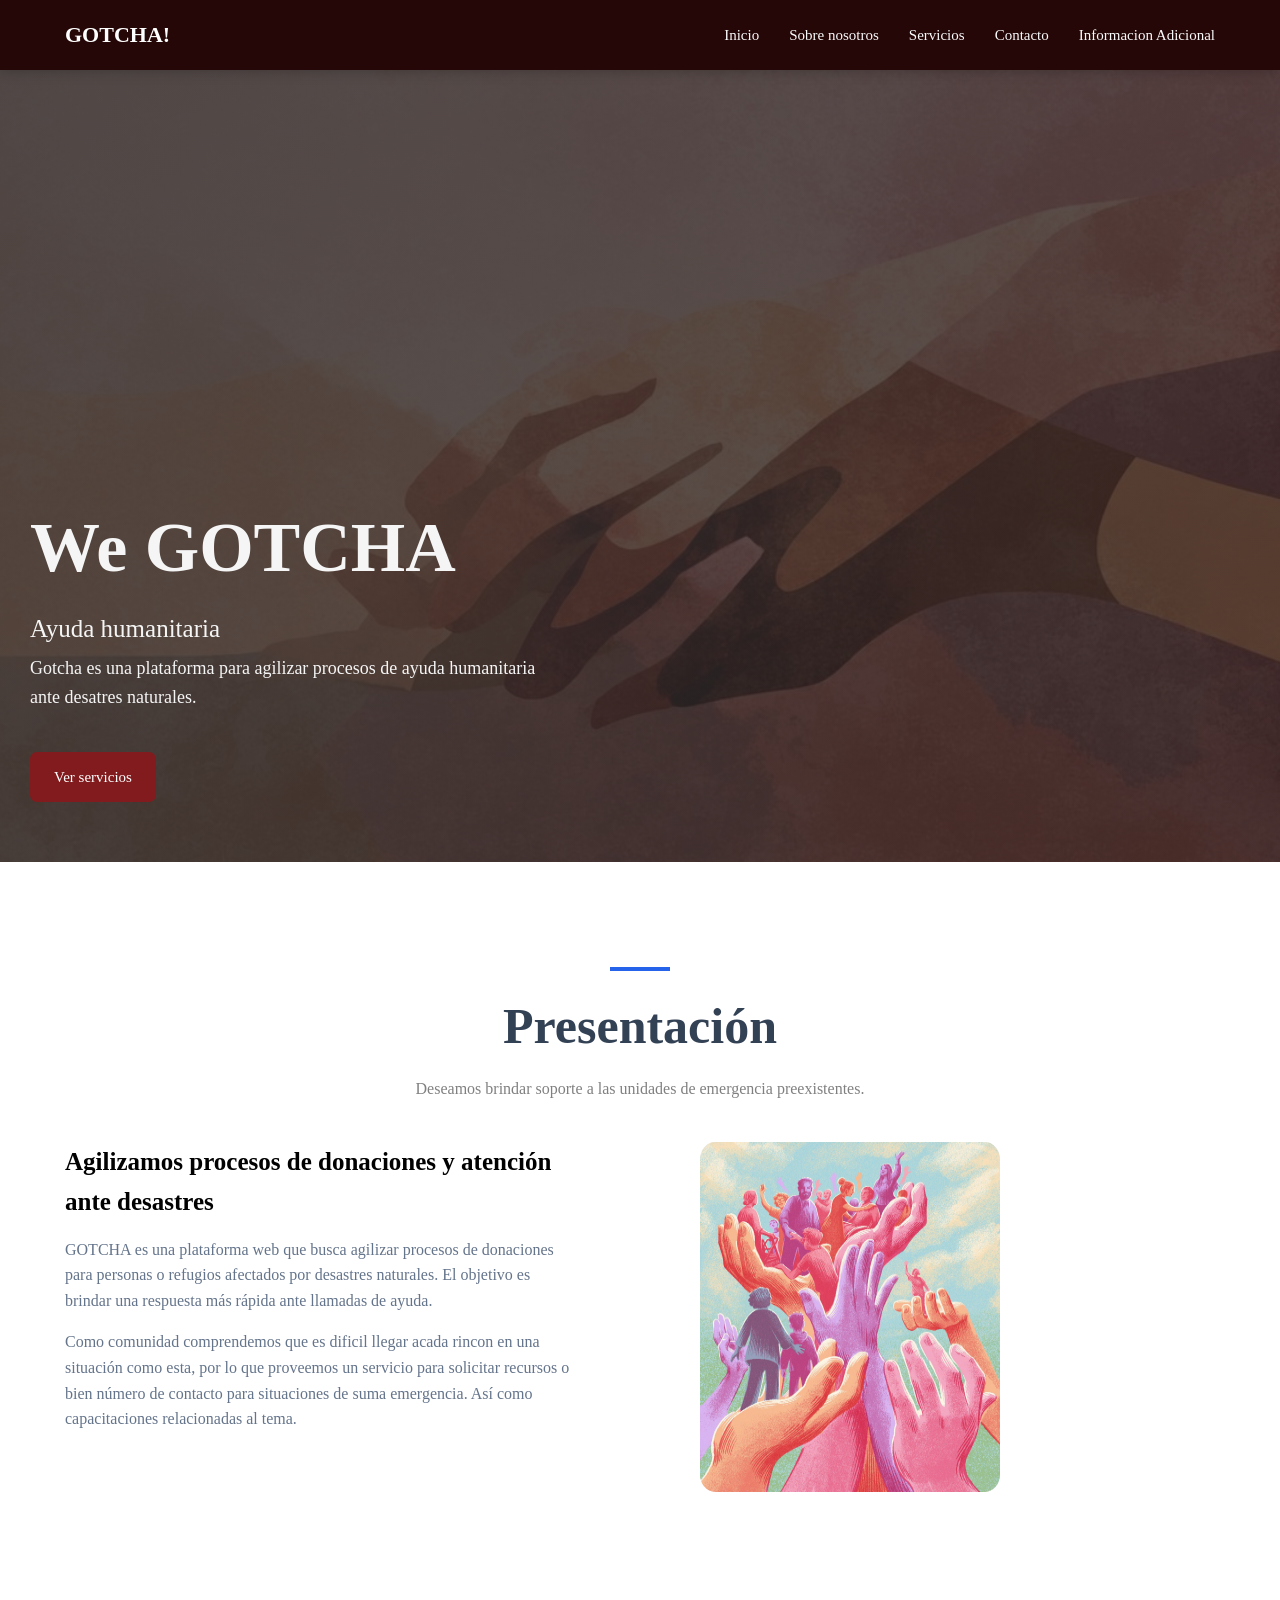
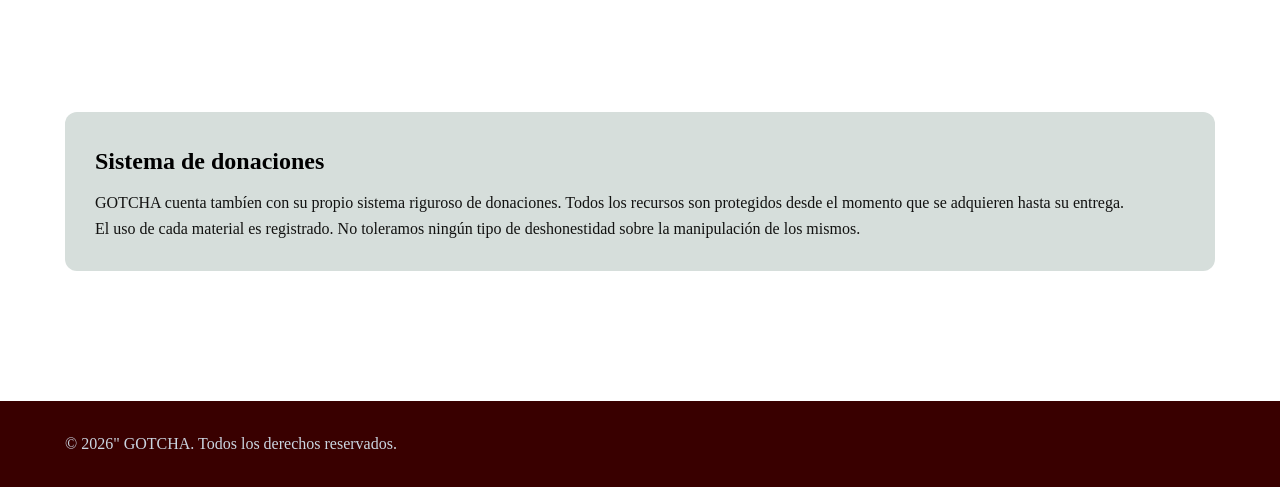
<file: index.html>
<!DOCTYPE html>
<html lang="es">
<head>

    <meta charset="UTF-8">
    <meta name="viewport" content="width=device-width, initial-scale=1.0">
    <title>Home</title>

    <!-- Importando CSS -->
    <link rel="stylesheet" href="css/style .css">

</head>

<body>
    <header> 
        <nav class = "navbar"> 

            <div class = "logo"> 
                GOTCHA!
            </div>
            
            <div>

              <ul class = "menu">

                <li><a href="index.html">Inicio</a></li>
                <li><a href="about.html">Sobre nosotros</a></li>
                <li><a href="services.html">Servicios</a></li>
                <li><a href="contact.html">Contacto</a></li>
                <li><a href="adInfo.html">Informacion Adicional</a></li>

              </ul>
              

            </div>
            
        </nav>
    </header>

    <main>
        <section class = "hero">

            <div class = 'hero-overlay'>

                <div class = "hero-content">

                    <h1>We GOTCHA</h1>

                    <h2>
                        Ayuda humanitaria
                    </h2>

                    <p class="hero-description"> 
                        Gotcha es una plataforma para agilizar procesos de ayuda humanitaria <br>ante desatres naturales.
                    </p>

                  <div class="hero-buttons">
                    <a href="services.html" class = "btn"> Ver servicios </a>
                  </div>

                </div>

            </div>

        </section>

        <section id="info" class="section">

            <div class="container"> 
                <h2 class="presentation-title"> Presentación</h2>
                <p class="presentation-subtitle"> Deseamos brindar soporte a las unidades de emergencia preexistentes.</p>

               <div class="presentation-container">

                    <div class="presentation-text">

                        <h3>Agilizamos procesos de donaciones y atención ante desastres</h3>
                        <p>
                        GOTCHA es una plataforma web que busca agilizar procesos de donaciones para personas o refugios afectados por desastres naturales. El objetivo es brindar una respuesta más rápida ante llamadas de ayuda.
                        <p>

                        <p>
                         Como comunidad comprendemos que es dificil llegar acada rincon en una situación como esta, por lo que proveemos un servicio para solicitar recursos o bien número de contacto para situaciones de suma emergencia. Así como capacitaciones relacionadas al tema.
                        </p>
                    </div>

                    <img
                        src="img/presentation.jpg"
                        alt="Folo ilustrativa de presentación"
                        class="presentation-photo"
                    
                    >

                </div>
                
        
            </div>

        </section>
        
        <section id="donations" class="section">

            <div class="container">

                <div class="donation-container">

                    <div class="donation-text">

                        <h2> Sistema de donaciones</h2>

                        <p> GOTCHA cuenta tambíen con su propio sistema riguroso de donaciones. Todos los recursos son protegidos desde el momento que se adquieren hasta su entrega. </p>
                        <p> El uso de cada material es registrado. No toleramos ningún tipo de deshonestidad sobre la manipulación de los mismos.</p>

                    </div>

                </div>


            </div>

        </section>

    </main>

     <footer>
        <div class="footer-container">
            <p>
                &copy; <span id = "anio"> </span>" GOTCHA. Todos los derechos reservados.
            </p>
        </div>
    </footer>

    <!-- Importando JS a proyecto -->
    <script src="js/script.js"></script>

    
</body>
</html>
</file>
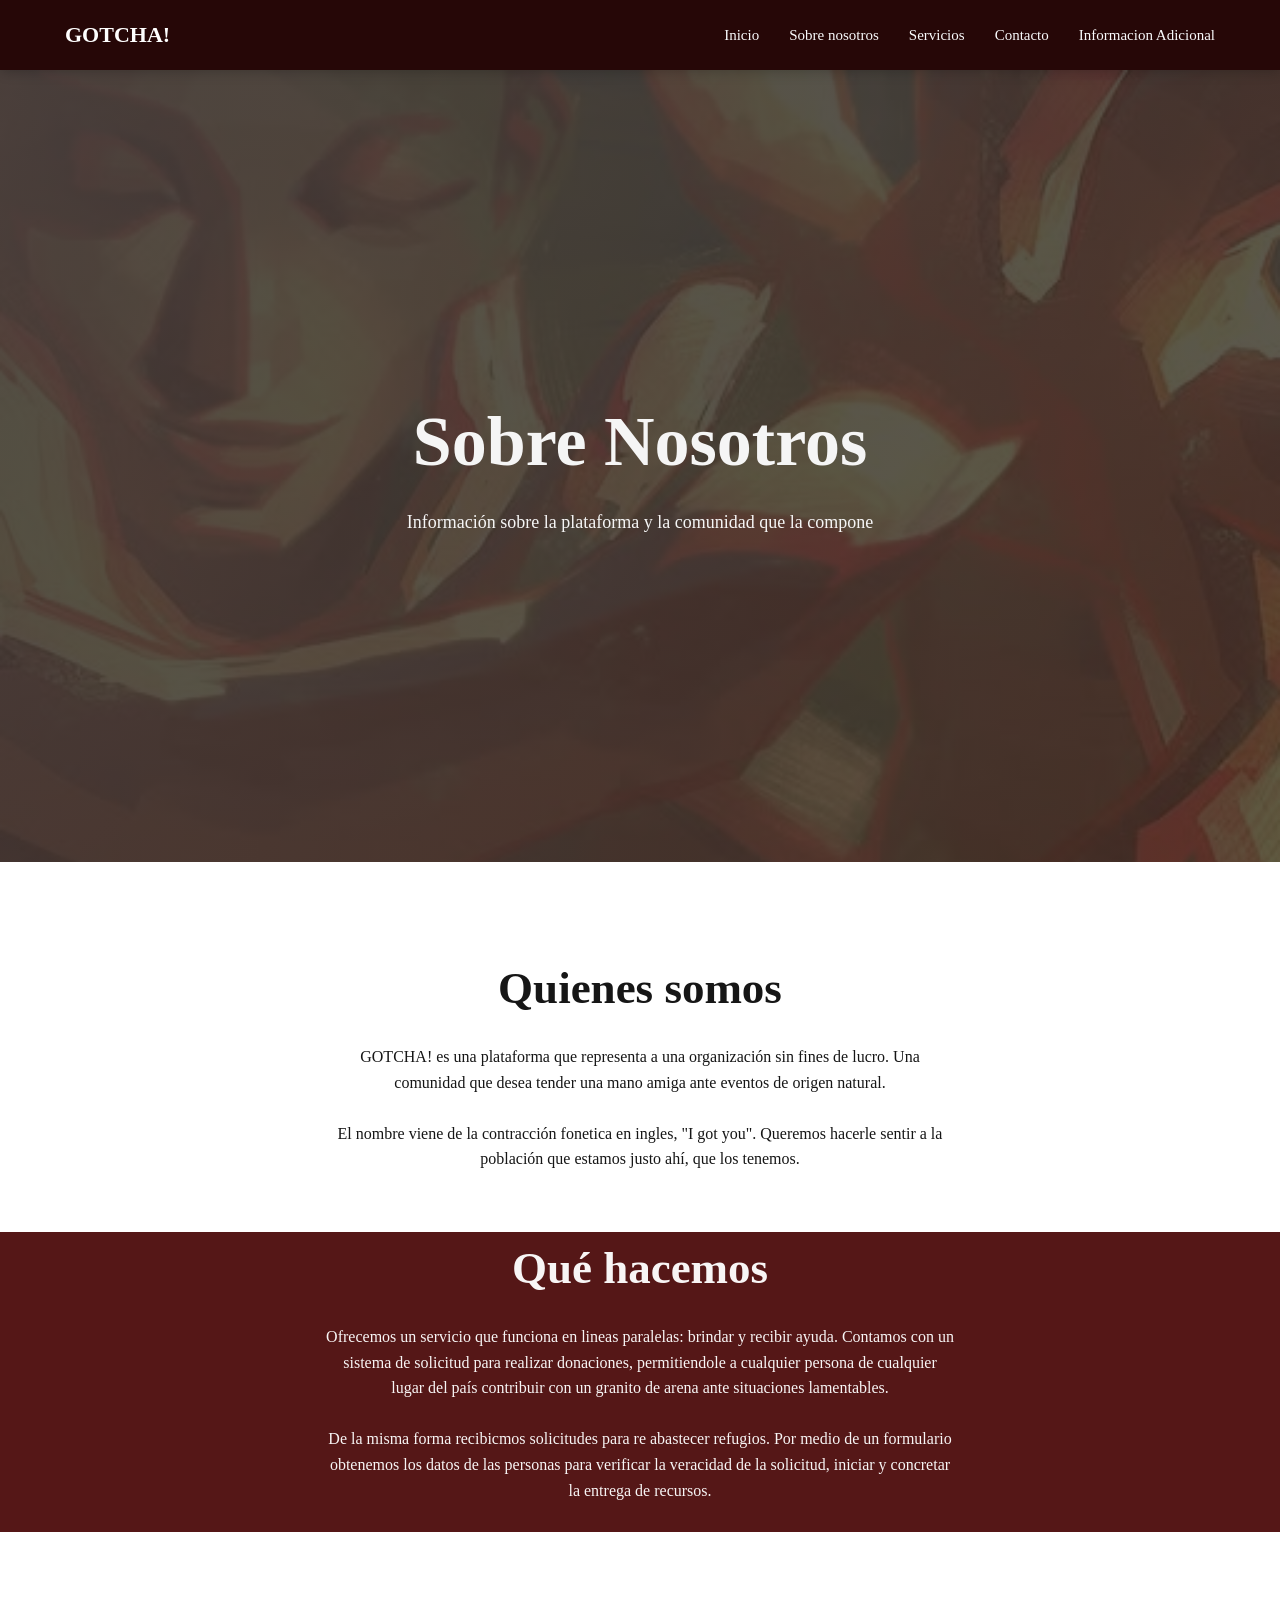
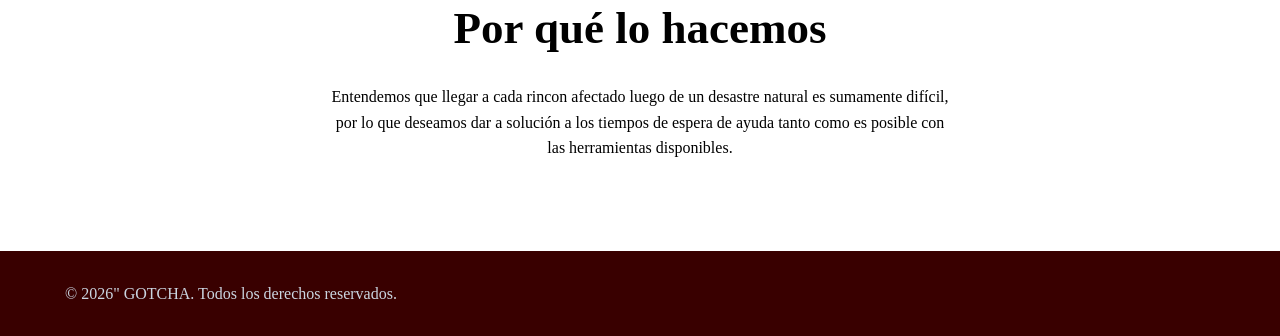
<file: about.html>
<!DOCTYPE html>
<html lang="es">
<head>

    <meta charset="UTF-8">
    <meta name="viewport" content="width=device-width, initial-scale=1.0">
    <title>AboutUs</title>

    <!-- Importando CSS -->
    <link rel="stylesheet" href="css/style .css">

</head>

<body>

    <header> 
         <nav class = "navbar"> 

            <div class = "logo"> 
                GOTCHA!
            </div>
            
            <div>

              <ul class = "menu">

                <li><a href="index.html">Inicio</a></li>
                <li><a href="about.html">Sobre nosotros</a></li>
                <li><a href="services.html">Servicios</a></li>
                <li><a href="contact.html">Contacto</a></li>
                <li><a href="adInfo.html">Informacion Adicional</a></li> 

              </ul>
              

            </div>
            
        </nav>

    </header>

    <main>

        <section class="about"> 

            <div  class="about-overlay">

                <div class="about-content">

                    <h1>Sobre Nosotros</h1>
                    <p>Información sobre la plataforma y la comunidad que la compone</p>

                </div>

            </div>

        </section>

        <section class = "section"> 

            <div class = "about-info">

                <div class="about-splits">   

                    <div class="split-1">

                        <div class = "split-content">
                            <h2>Quienes somos</h2>

                            <p>
                             GOTCHA! es una plataforma que representa a una organización sin fines de lucro. Una comunidad que desea tender una mano amiga ante eventos de origen natural.
                            </p>

                            <br>

                            <p>El nombre viene de la contracción fonetica en ingles, "I got you". Queremos hacerle sentir a la población que estamos justo ahí, que los tenemos.</p>

                        </div>

                        
                    </div>

                    <div class="split-2">

                        <div class="split-content">

                            <h2>Qué hacemos</h2>

                            <p>Ofrecemos un servicio que funciona en lineas paralelas: brindar y recibir ayuda. Contamos con un sistema de solicitud para realizar donaciones,
                                permitiendole a cualquier persona de cualquier lugar del país contribuir con un granito de arena ante situaciones lamentables.
                            </p>

                            <br>

                            <p> De la misma forma recibicmos solicitudes para re abastecer refugios. Por medio de un formulario obtenemos los datos de las personas para verificar la veracidad
                                de la solicitud, iniciar y concretar la entrega de recursos.
                            </p>

                            <br>


                        </div>
                    </div>

                     <div class="split-3">

                        <div class="split-content">

                            <h2>Por qué lo hacemos</h2>

                            <p>Entendemos que llegar a cada rincon afectado luego de un desastre natural es sumamente difícil, por lo que deseamos dar a solución a los tiempos de espera de ayuda
                                tanto como es posible con las herramientas disponibles.
                            </p>

                        </div>

                    </div>


                </div>

            </div>

        </section>
    </main>

     <footer>
        <div class="footer-container">
            <p>
                &copy; <span id = "anio"> </span>" GOTCHA. Todos los derechos reservados.
            </p>
        </div>
    </footer>

    <!-- Importando JS a proyecto -->
    <script src="js/script.js"></script>

    
</body>
</html>
</file>
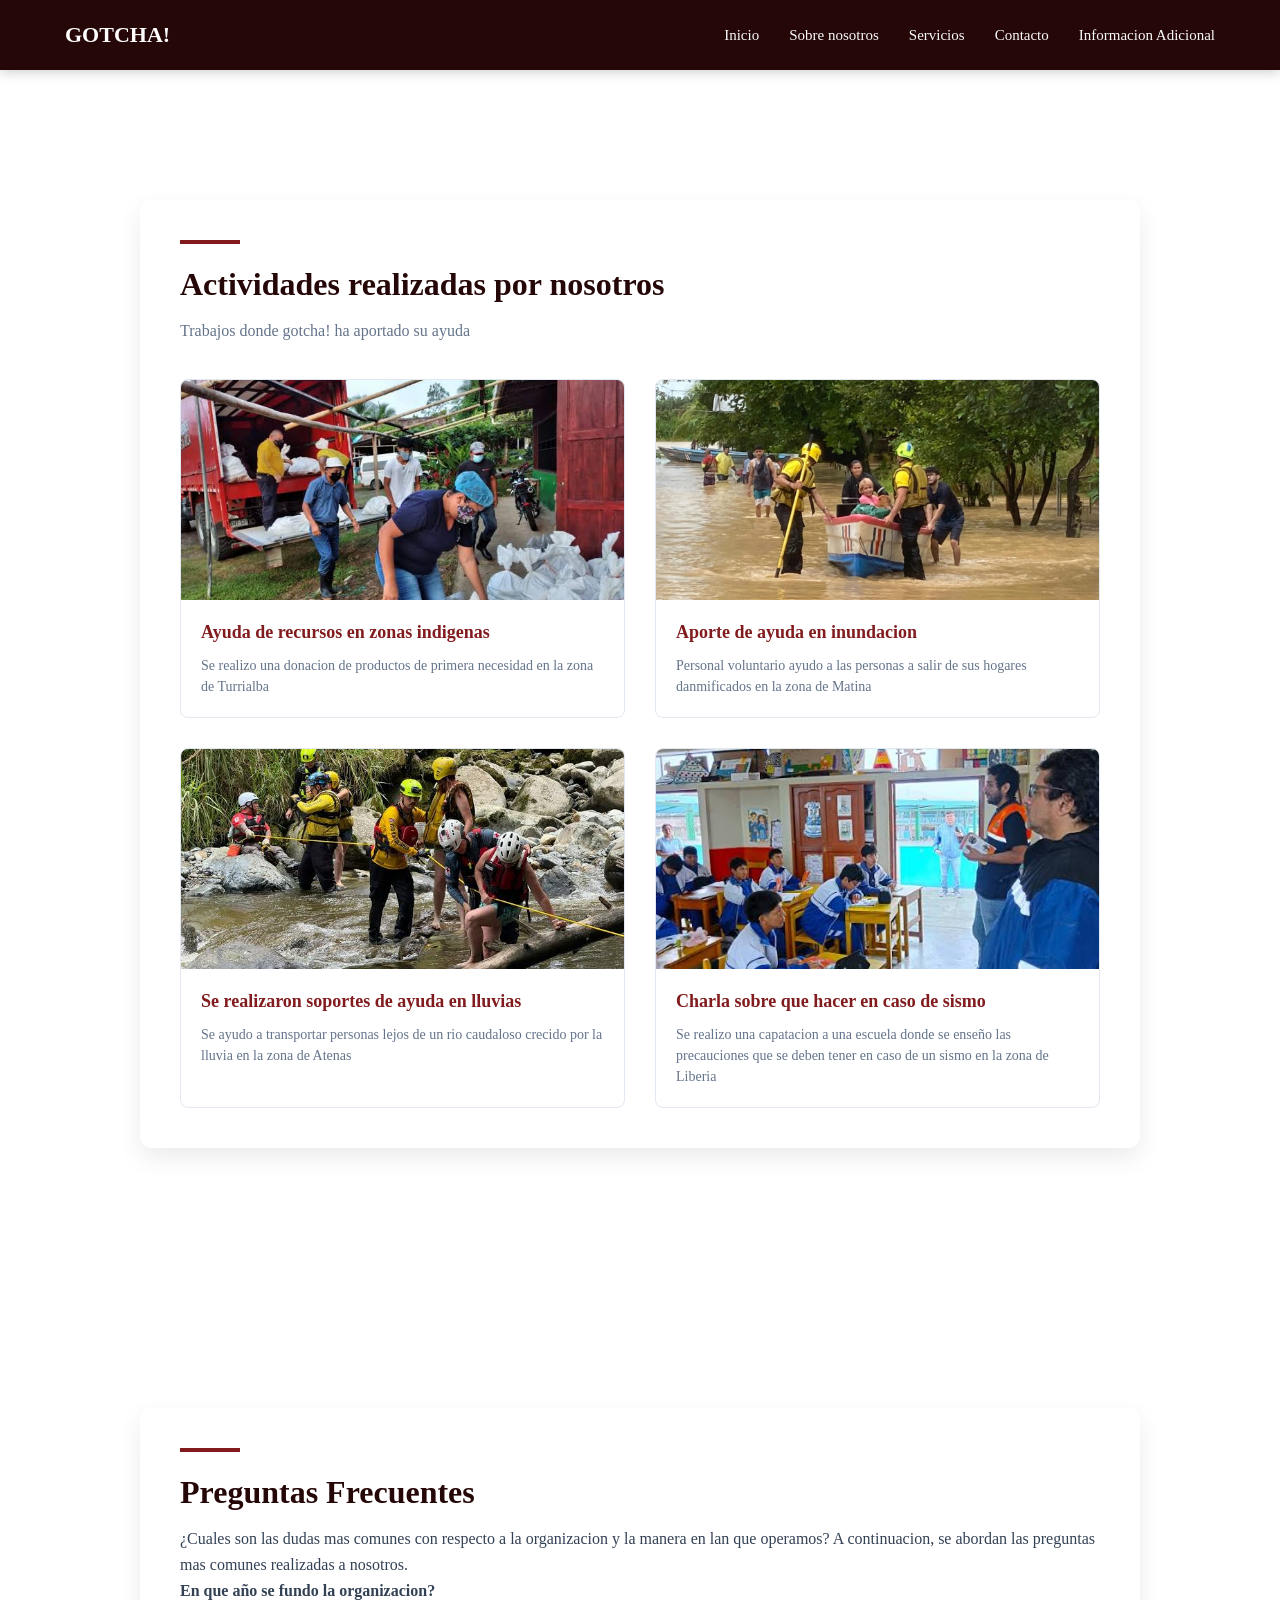
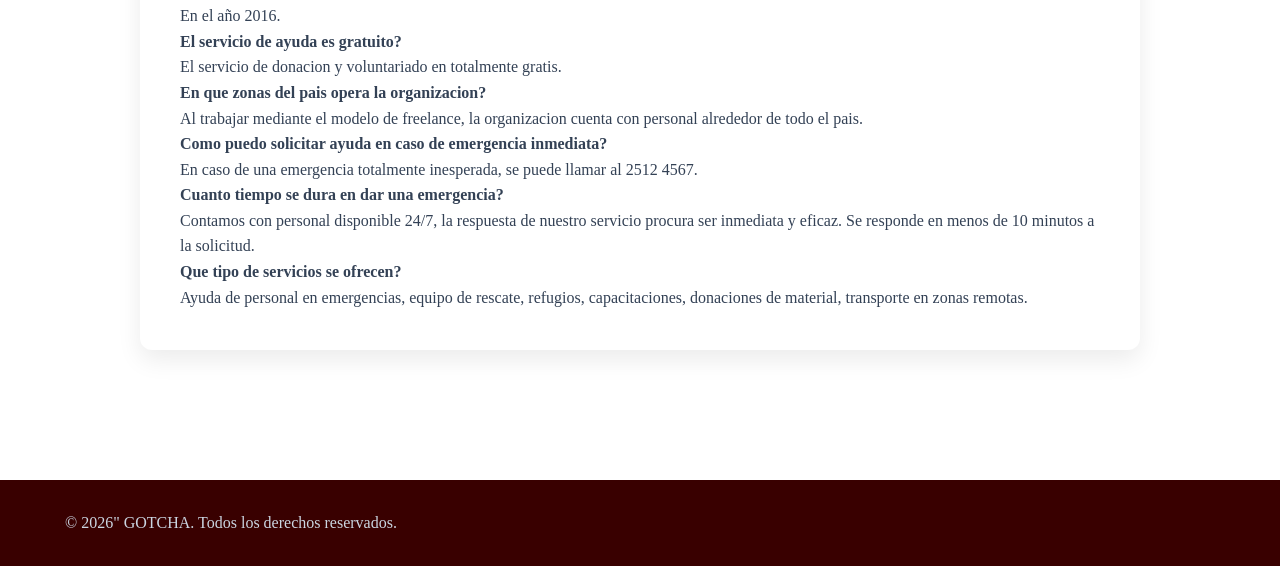
<file: adInfo.html>
<!DOCTYPE html>
<html lang="en">
<head>
    <meta charset="UTF-8">
    <meta name="viewport" content="width=device-width, initial-scale=1.0">
    <title>Informacion adicional</title>

     <link rel="stylesheet" href="css/style .css">
</head>

<body>
    <header> 
        <nav class = "navbar"> 

             <div class = "logo"> 
                GOTCHA!
            </div>
            
            <div>

              <ul class = "menu">

                <li><a href="index.html">Inicio</a></li>
                <li><a href="about.html">Sobre nosotros</a></li>
                <li><a href="services.html">Servicios</a></li>
                <li><a href="contact.html">Contacto</a></li>
                <li><a href="adInfo.html">Informacion Adicional</a></li>

              </ul>
              

            </div>
            
        </nav>
    </header>
    <main>
        <section id = actividades class ="section">
        <div class ="contenedor">
            <h2 class = "titulo-seccion">Actividades realizadas por nosotros</h2>
            <p class ="subitulo-seccion"> Trabajos donde gotcha! ha aportado su ayuda

            </p>
            <div class ="actividades-container">
                <!--Trabajo 1-->
                <figure class = "actividad">
                    <div class = "actividad-imagen">
                        <img src="img/donacion.jpg" alt ="Actividad en region indigena"/>
                    </div>

                    <figcaption class ="card-content">
                        <h3>Ayuda de recursos en zonas indigenas</h3>
                        <p> Se realizo una donacion de productos de primera necesidad en la zona de Turrialba</p>

                    </figcaption>
                </figure>

                <!--Actividad 2-->
                 <figure class = "actividad">
                    <div class = "actividad-imagen">
                        <img src="img/inundacion.jpg" alt ="Ayuda en inundacion"/>
                    </div>

                    <figcaption class ="card-content">
                        <h3>Aporte de ayuda en inundacion</h3>
                        <p> Personal voluntario ayudo a las personas a salir de sus hogares danmificados en la zona de Matina</p>
                        
                    </figcaption>
                </figure>

                <!--Actividad 3-->
                 <figure class = "actividad">
                    <div class = "actividad-imagen">
                        <img src="img/rio.jpg" alt ="Rescate de personas en rio turbulento"/>
                    </div>

                    <figcaption class ="card-content">
                        <h3>Se realizaron soportes de ayuda en lluvias</h3>
                        <p> Se ayudo a transportar personas lejos de un rio caudaloso crecido por la lluvia en la zona de Atenas</p>
                        
                    </figcaption>
                </figure>

                 <figure class = "actividad">
                    <div class = "actividad-imagen">
                        <img src="img/charla.jpg" alt ="Capacitacion en caso de sismo"/>
                    </div>

                    <figcaption class ="card-content">
                        <h3>Charla sobre que hacer en caso de sismo</h3>
                        <p> Se realizo una capatacion a una escuela donde se enseño las precauciones que se deben tener en caso de un sismo en la zona de Liberia</p>
                        
                    </figcaption>
                </figure>
            </div>
        </div>
        </section>

        <section id ="preguntas" class ="section">
            <div class = "contenedor">
                <h4 class = "titulo-seccion">Preguntas Frecuentes</h4>
                <p class = "subtitulo-seccion">
                     ¿Cuales son las dudas mas comunes con respecto a la organizacion y la manera en lan que operamos? A continuacion, se abordan las preguntas mas comunes realizadas a nosotros.
                </p>
                <div class ="creacion-dato">
                    <Strong>En que año se fundo la organizacion?</Strong>
                    <p> En el año 2016.</p>
                </div>

                <div class ="dinero-dato">
                    <Strong>El servicio de ayuda es gratuito?</Strong>
                    <p> El servicio de donacion y voluntariado en totalmente gratis.</p>
                </div>

                <div class ="zonas-dato">
                    <Strong>En que zonas del pais opera la organizacion?</Strong>
                    <p> Al trabajar mediante el modelo de freelance, la organizacion cuenta con personal alrededor de todo el pais.</p>
                </div>

                <div class ="contacto-dato">
                    <Strong>Como puedo solicitar ayuda en caso de emergencia inmediata?</Strong>
                    <p> En caso de una emergencia totalmente inesperada, se puede llamar al 2512 4567.</p>
                </div>

                <div class ="tiempo-respuesta">
                    <Strong>Cuanto tiempo se dura en dar una emergencia?</Strong>
                    <p> Contamos con personal disponible 24/7, la respuesta de nuestro servicio procura ser inmediata y eficaz. Se responde en menos de 10 minutos a la solicitud.</p>
                </div>

                <div class ="servicios-dato">
                    <Strong>Que tipo de servicios se ofrecen?</Strong>
                    <p> Ayuda de personal en emergencias, equipo de rescate, refugios, capacitaciones, donaciones de material, transporte en zonas remotas.</p>
                </div>


            </div>
    </main>

     <footer>
        <div class="footer-container">
            <p>
                &copy; <span id = "anio"> </span>" GOTCHA. Todos los derechos reservados.
            </p>
        </div>
    </footer>

    <!-- Importando JS a proyecto -->
    <script src="js/script.js"></script>
    
</body>
</html>
</file>
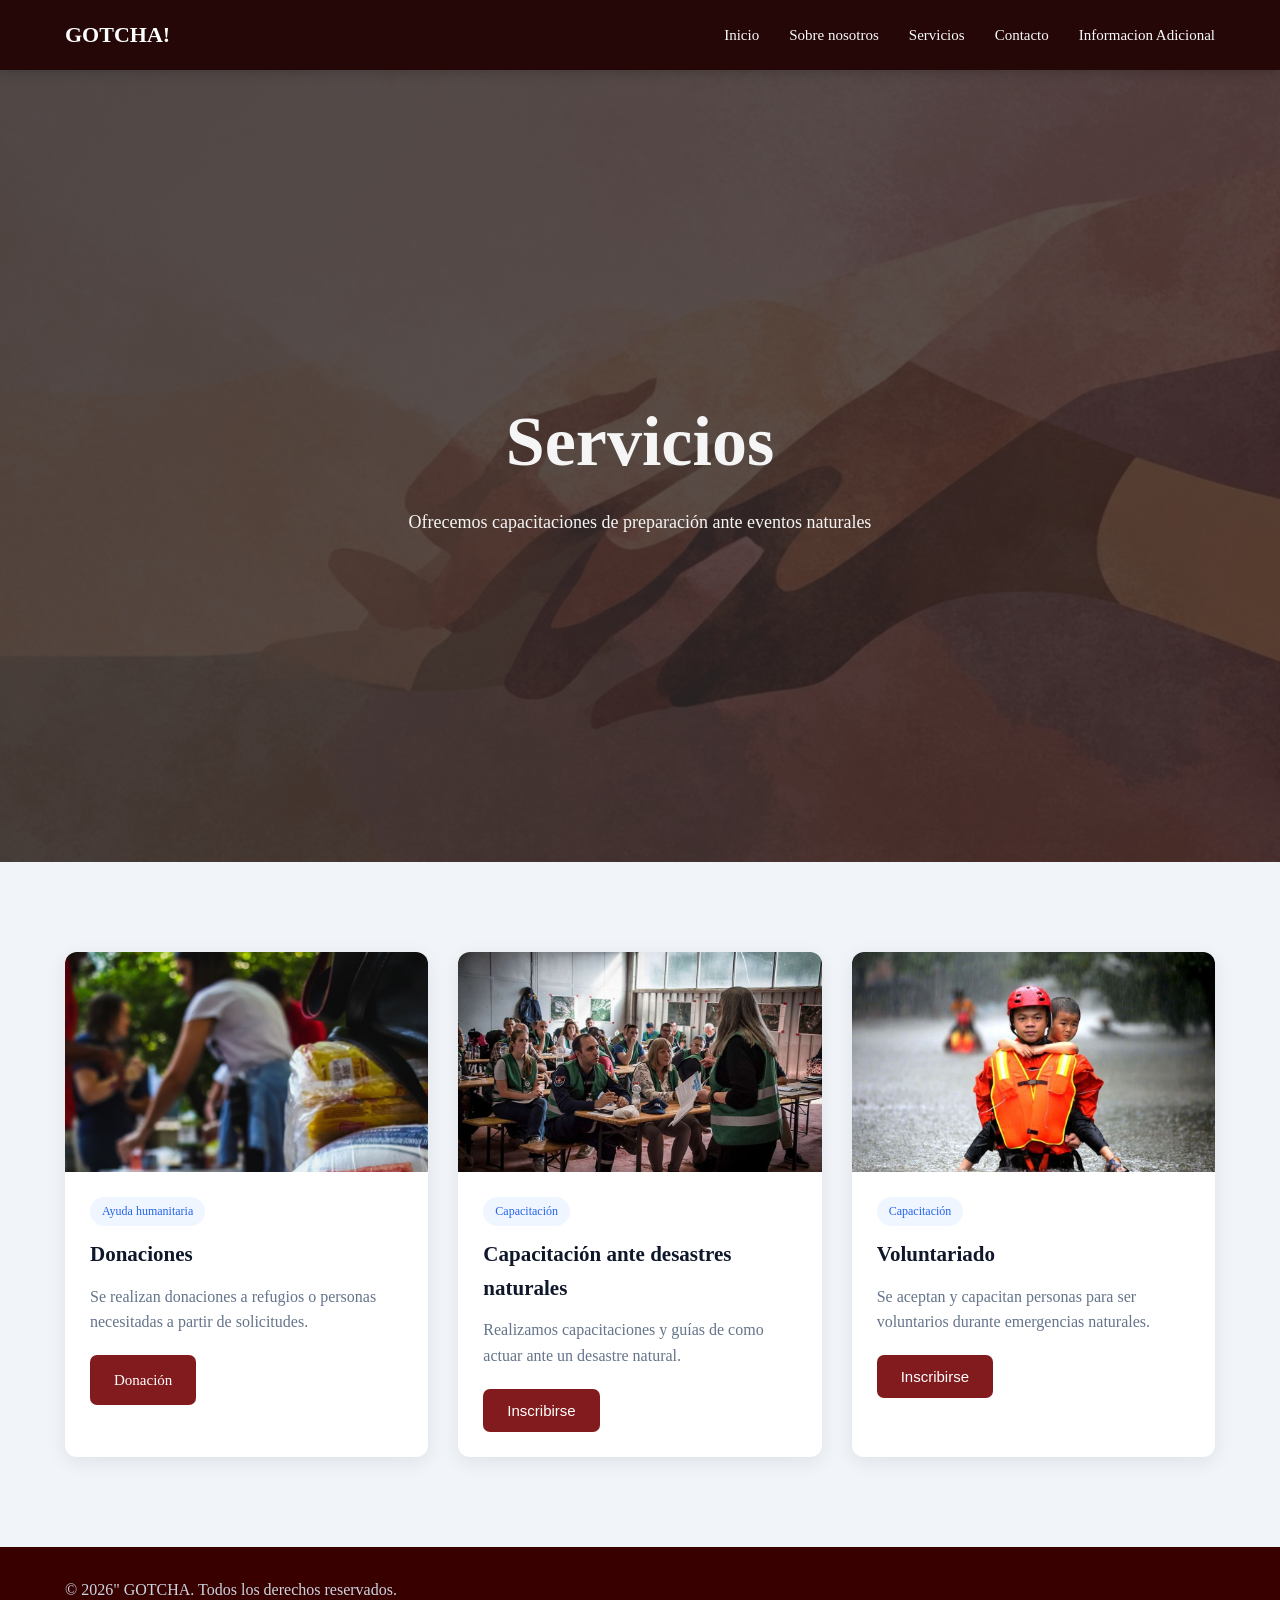
<file: services.html>
<!DOCTYPE html>
<html lang="es">
<head>

    <meta charset="UTF-8">
    <meta name="viewport" content="width=device-width, initial-scale=1.0">
    <title>Services</title>

    <!-- Importando CSS -->
    <link rel="stylesheet" href="css/style .css">

</head>

<body>

    <header> 
       <nav class = "navbar"> 

            <div class = "logo"> 
                GOTCHA!
            </div>
            
            <div>

              <ul class = "menu">

                <li><a href="index.html">Inicio</a></li>
                <li><a href="about.html">Sobre nosotros</a></li>
                <li><a href="services.html">Servicios</a></li>
                <li><a href="contact.html">Contacto</a></li>
                <li><a href="adInfo.html">Informacion Adicional</a></li>

              </ul>
              

            </div>
            
        </nav>
    </header>

    <main>

        <section class="services">

            <div class="services-overlay">

                 <div class="services-content">

                    <h1>Servicios</h1>
                    <p>Ofrecemos capacitaciones de preparación ante eventos naturales</p>

                </div>
            </div>

        </section>

        <section class="section-gray">

               <div class="container">

                    <div class="service-container">

                        <div class="service">

                            <div class="service-image">
                                <img src="img/donacionServicio.jpg" alt="Servicio 1">
                            </div>

                            <div class="service-content">
                                <span class="service-category">Ayuda humanitaria</span>
                                <h3>Donaciones</h3>
                                <p>Se realizan donaciones a refugios o personas necesitadas a partir de solicitudes.</p>

                                 <a href="contact.html" class = "btn">Donación</a>

                            </div>


                        </div>

                        <div class="service">

                            <div class="service-image">
                                <img src="img/capacitacion.jpg" alt="Service 2">
                            </div>

                            <div class="service-content">

                                <span class="service-category">Capacitación</span>
                                <h3>Capacitación ante desastres naturales</h3>
                                <p>Realizamos capacitaciones y guías de como actuar ante un desastre natural.</p>

                                <button onclick="alert('Redirigiendo a servico de capacitación')">Inscribirse</button>

                            </div>
                        </div>

                        <div class="service">

                            <div class="service-image">
                                <img src="img/voluntariado.jpg" alt="Service 3">
                            </div>

                            <div class="service-content">

                                <span class="service-category">Capacitación</span>
                                <h3>Voluntariado</h3>
                                <p>Se aceptan y capacitan personas para ser voluntarios durante emergencias naturales.</p>

                                <button onclick="alert('Redirigiendo a servico de voluntariado')">Inscribirse</button>

                            </div>
                        </div>

                    </div>
                </div>



            </section>


    </main>

    <footer>
        <div class="footer-container">
            <p>
                &copy; <span id = "anio"> </span>" GOTCHA. Todos los derechos reservados.
            </p>
        </div>
    </footer>

    <!-- Importando JS a proyecto -->
    <script src="js/script.js"></script>
    
</body>
</html>
</file>
<file: css/style .css>
* {
    margin: 0;
    padding: 0;
    box-sizing: border-box;
}

html {
    scroll-behavior: smooth;
}

body {
    

    background-color: #ffffff;

    color: #334155;

    line-height: 1.6;
}

img {
    max-width: 100%;
}



.container {
    width: 90%;
    max-width: 1150px;
    margin: auto;
}



/* ==============================
   NAVEGACIÓN
================================ */

header {
    background-color: #260707;

    position: sticky;

    top: 0;

    z-index: 1000;

    box-shadow:
        0 2px 12px rgba(0, 0, 0, 0.2);
}

.navbar {
    width: 90%;
    max-width: 1150px;

    margin: auto;

    min-height: 70px;

    display: flex;

    align-items: center;

    justify-content: space-between;
}

.logo {
    color: white;

    font-size: 22px;

    font-weight: bold;
}

.menu {
    list-style: none;

    display: flex;

    gap: 30px;
}

.menu a {
    color: #f9fafc;

    text-decoration: none;

    font-size: 15px;

    transition: color 0.3s;
}

.menu a:hover {
    color: #60a5fa;
}

/* ==============================
   HERO / BANNER
================================ */

.hero {
    min-height: 88vh;

    background-image:
        url("../img/banner.jpg");

    background-size: cover;

    background-position: center;

    background-repeat: no-repeat;

    background-attachment: fixed;
}

.hero-overlay {
    min-height: 88vh;

    background:
        linear-gradient(
            135deg,
            rgba(64, 59, 59, 0.91),
            rgba(33, 29, 30, 0.72)
        );

    display: flex;

    flex-direction: column;

    justify-content: flex-end;

    padding: 60px 30px;
}

.hero h1{

    font-size: 70px;

    color:whitesmoke;

    margin-bottom:5px;

}

.hero h2{

    font-weight: normal;

    font-size: 25px;

    color:whitesmoke;

    margin-bottom: 5px;
}

.hero-description{

    max-width: 700px;
   
    font-size: 18px;

    color:whitesmoke;


    margin-bottom: 40px;
}

/* ==============================
   BOTONES
================================ */

.btn,
.service button {
    display: inline-block;

    background-color: #821b1d;

    color: white;

    border: none;

    border-radius: 7px;

    padding: 13px 24px;

    font-size: 15px;

    text-decoration: none;

    cursor: pointer;

    transition:
        background-color 0.3s,
        transform 0.3s,
        box-shadow 0.3s;
}

.btn:hover,
.proyecto button:hover {
    background-color: #a3272a;

    transform: translateY(-2px);

    box-shadow: 0 6px 14px rgba(0, 0, 0, 0.2);
}

/* ==============================
   Presentation - Section
================================ */

.section {
    padding: 90px 0;
}

.presentation-container {
    display: grid;

    grid-template-columns: 1fr 1fr;

    gap: 0 120px;

    align-items: start;

    margin-top: 40px;

}

.presentation-title{

    font-size:50px;

    text-align: center;

    margin-bottom: 10px;
}

.presentation-title::before {
    content: "";

    display: block;

    width: 60px;

    height: 4px;

    background-color: #2563eb;

    margin: 15px auto;
}

.presentation-subtitle{
    text-align: center;

    color:grey;

    margin-bottom: 10px;
}

.presentation-text h3 {
    color: #020101;

    font-size: 25px;

    margin-bottom: 15px;

}

.presentation-text p {
    max-width: 700px;

    margin-bottom: 16px;

    color: #64748b;

}

.presentation-photo{
    width:300px;
    height:350px;

    border-radius: 5%;

    margin-top: 40pxpx;
}

/* ==============================
   Donation - Section
================================ */

.donation-container {
    display: flexbox;

    align-items: center;

    justify-content: center;

    margin: 40px auto;

    padding: 30px 30px;

    background-color: rgb(214, 222, 219);

    color:rgb(18, 18, 17);

    border-radius: 12px;

}

.donation-text h2{

    color:black;

    margin-bottom: 10px;;


}

/* ==============================
   About us - html
================================ */

.about {
    min-height: 88vh;

    background-image:
        url("../img/banner2.jpg");

    background-size: cover;

    background-position: center;

    background-repeat: no-repeat;

    background-attachment: fixed;
}

.about-overlay {
    min-height: 88vh;

    background:
        linear-gradient(
            135deg,
            rgba(64, 59, 59, 0.91),
            rgba(33, 29, 30, 0.72)
        );

    display: flex;

    justify-content: center;

    align-items: center;

    padding: 60px 40px;
}


.about-content {
    max-width: 850px;

    text-align: center;

    color: white;
}

.about h1{

    font-size: 70px;

    color:whitesmoke;

    margin-bottom:10px;

}

.about p{

    max-width: 700px;
   
    font-size: 18px;

    color:whitesmoke;


    margin-bottom: 10px;
}

.about-info{
    min-height: 88vh;

    justify-content: center;

    align-items: center;

}

.about-splits{
    text-align: center;

    display: flex;

    flex-direction: column;
}

.split-content{
    max-width: 650px;   
    margin: 0 auto;     
    padding: 0 10px;
}

.split-1{

    background-color: white;

    display: flexbox;
    
    color: rgb(22, 22, 22);

    margin-bottom: 60px;

}

.split-2{

    background-color: rgb(85, 23, 23);

    display: flexbox;
    
    color: rgb(248, 245, 245);

    height: 300px;

    margin-bottom: 60px;

}

.split-3{

    background-color: rgb(255, 255, 255);

    display: flexbox;
    
    color: rgb(0, 0, 0);
}

.split-1 h2, .split-2 h2, .split-3 h2{

    font-size: 45px;

    margin-bottom: 20px;

}


/* ==============================
   Donation - Section
================================ */

footer {
    background-color: #390000;

    color: #cbd5e1;

    padding: 30px 20px;
}

.footer-container {
    max-width: 1150px;

    margin: auto;

    display: flex;

    justify-content: space-between;

    align-items: center;
}


/* ===============================
    SERVICES
==================================*/


.section-gray {
    background-color: #f1f5f9;
    padding: 90px 0;
}

.services{
    min-height: 88vh;

    background-image:
        url("../img/banner.jpg");

    background-size: cover;

    background-position: center;

    background-repeat: no-repeat;

    background-attachment: fixed;
}

.services-overlay{
    min-height: 88vh;

    background:
        linear-gradient(
            135deg,
            rgba(64, 59, 59, 0.91),
            rgba(33, 29, 30, 0.72)
        );

    display: flex;

    justify-content: center;

    align-items: center;

    padding: 60px 40px;
}

.services-content {
    max-width: 850px;

    text-align: center;

    color: white;
}

.services h1{

    font-size: 70px;

    color:whitesmoke;

    margin-bottom:10px;

}

.services p{

    max-width: 700px;
   
    font-size: 18px;

    color:whitesmoke;


    margin-bottom: 10px;
}

.section-gray {
    background-color: #f1f5f9;
}

.service-container{
    display: grid;

    grid-template-columns:
        repeat(3, 1fr);

    gap: 30px;
}

.service{
    background-color: white;

    border-radius: 12px;

    overflow: hidden;

    box-shadow:
        0 5px 20px rgba(0, 0, 0, 0.08);

    transition:
        transform 0.3s,
        box-shadow 0.3s;

}

.service:hover {
    transform: translateY(-8px);

    box-shadow:
        0 15px 35px rgba(0, 0, 0, 0.14);
}

.service-image{
    height: 220px;

    overflow: hidden;
}

.service-imagen img {
    width: 100%;

    height: 100%;

    object-fit: cover;

    transition: transform 0.4s;
}

.service:hover .proyecto-imagen img {
    transform: scale(1.06);
}

.service-content {
    padding: 25px;
}

.service-category {
    display: inline-block;

    color: #2563eb;

    background-color: #eff6ff;

    border-radius: 20px;

    padding: 5px 12px;

    font-size: 12px;

    margin-bottom: 12px;
}

.service h3 {
    color: #0f172a;

    font-size: 21px;

    margin-bottom: 12px;
}

.service p {
    color: #64748b;

    margin-bottom: 20px;
}

/* ==============================
   CONTACTO
================================ */

.contenedor {
    background-color: #ffffff;

    padding: 40px;

    border-radius: 12px;

    box-shadow: 0 10px 25px rgba(0, 0, 0, 0.08);

    margin: 40px auto;

    max-width: 1000px;
}

.titleSection {
    font-size: 32px;

    font-weight: bold;

    color: #260707;

    margin-bottom: 8px;
}

.titleSection::before {
    content: "";

    display: block;

    width: 60px;

    height: 4px;

    background-color: #821b1d;

    margin-bottom: 15px;
}

.subSection {
    color: #64748b;

    margin-bottom: 30px;

    max-width: 700px;
}

.formSection {
    font-size: 20px;

    color: #260707;

    margin-bottom: 20px;
}

.contacto-container {
    display: grid;

    grid-template-columns: repeat(auto-fit, minmax(220px, 1fr));

    gap: 24px;

    margin-top: 24px;
}

.contact-info {
    grid-column: 1 / -1;

    background-color: #f9fafc;

    padding: 20px;

    border-radius: 7px;

    border-left: 4px solid #821b1d;
}

.contact-info h3 {
    color: #821b1d;

    font-size: 18px;

    margin-bottom: 8px;
}

.contact-info p {
    color: #64748b;

    margin-bottom: 8px;
}

.contact-data {
    background-color: #ffffff;

    padding: 20px;

    border-radius: 7px;

    border: 1px solid #e2e8f0;

    transition: box-shadow 0.3s, transform 0.3s;
}

.contact-data:hover {
    box-shadow: 0 6px 14px rgba(0, 0, 0, 0.1);

    transform: translateY(-2px);
}

.contact-data strong {
    display: block;

    font-size: 14px;

    text-transform: uppercase;

    letter-spacing: 0.05em;

    color: #64748b;

    margin-bottom: 6px;
}

.contact-data a,
.contact-data p {
    color: #260707;

    text-decoration: none;

    font-weight: 500;
}

.contact-data a:hover {
    color: #821b1d;

    text-decoration: underline;
}

/* Formulario de contacto */
.form-group {
    display: flex;

    flex-direction: column;

    gap: 8px;

    margin-bottom: 18px;
}

.form-group label {
    font-weight: 600;

    font-size: 14px;

    color: #334155;
}

.form-group input,
.form-group textarea {
    width: 100%;

    padding: 12px 16px;

    border: 1px solid #e2e8f0;

    border-radius: 7px;

    font-size: 15px;

    background-color: #f9fafc;

    transition: border-color 0.3s ease, box-shadow 0.3s ease;
}

.form-group input:focus,
.form-group textarea:focus {
    outline: none;

    border-color: #821b1d;

    box-shadow: 0 0 0 3px rgba(130, 27, 29, 0.15);

    background-color: #ffffff;
}

.form-group textarea {
    resize: vertical;
}

/* Responsivo */
@media (max-width: 640px) {
    .contenedor {
        padding: 24px;
    }

    .contacto-container {
        gap: 16px;
    }
}

/* ==============================
   ACTIVIDADES REALIZADAS (GALERÍA)
================================ */

.titulo-seccion {
    font-size: 32px;
    font-weight: bold;
    color: #260707;
    margin-bottom: 8px;
}

.titulo-seccion::before {
    content: "";
    display: block;
    width: 60px;
    height: 4px;
    background-color: #821b1d;
    margin-bottom: 15px;
}

.subitulo-seccion {
    color: #64748b;
    margin-bottom: 35px;
    font-size: 16px;
}

/* Grilla de 2 columnas para las fotos */
.actividades-container {
    display: grid;
    grid-template-columns: repeat(2, 1fr);
    gap: 30px;
}

/* Tarjeta individual (figure) */
.actividad {
    margin: 0;
    background-color: #ffffff;
    border-radius: 8px;
    overflow: hidden;
    border: 1px solid #e2e8f0;
    transition: transform 0.3s ease, box-shadow 0.3s ease;
    display: flex;
    flex-direction: column;
}

.actividad:hover {
    transform: translateY(-4px);
    box-shadow: 0 10px 20px rgba(0, 0, 0, 0.08);
}

/* Imagen de la actividad */
.actividad-imagen {
    width: 100%;
    height: 220px;
    overflow: hidden;
    background-color: #f1f5f9;
}

.actividad-imagen img {
    width: 100%;
    height: 100%;
    object-fit: cover;
    transition: transform 0.4s ease;
}

.actividad:hover .actividad-imagen img {
    transform: scale(1.05);
}

/* Texto descriptivo bajo la imagen */
.card-content {
    padding: 20px;
    display: flex;
    flex-direction: column;
    flex-grow: 1;
}

.card-content h3 {
    color: #821b1d;
    font-size: 18px;
    font-weight: 600;
    margin-bottom: 10px;
    line-height: 1.4;
}

.card-content p {
    color: #64748b;
    font-size: 14px;
    line-height: 1.5;
}

/* ==============================
   ESTILOS RESPONSIVOS (MÓVILES Y TABLETS)
================================ */

@media (max-width: 768px) {
    
    .navbar {
        flex-direction: column;
        gap: 15px;
        padding: 15px 0;
    }

    .menu {
        gap: 15px;
        flex-wrap: wrap;
        justify-content: center;
    }

    .hero h1,
    .about h1,
    .services h1 {
        font-size: 40px;
    }

    .presentation-container {
        grid-template-columns: 1fr; 
        text-align: center;
    }

    .presentation-text p {
        margin-left: auto;
        margin-right: auto;
    }

    .service-container {
        grid-template-columns: 1fr;
    }
    .container,
    .contenedor {
        width: 95%;
        padding: 20px 15px;
    }

    .about-overlay,
    .services-overlay {
        padding: 40px 20px;
    }
}
</file>
